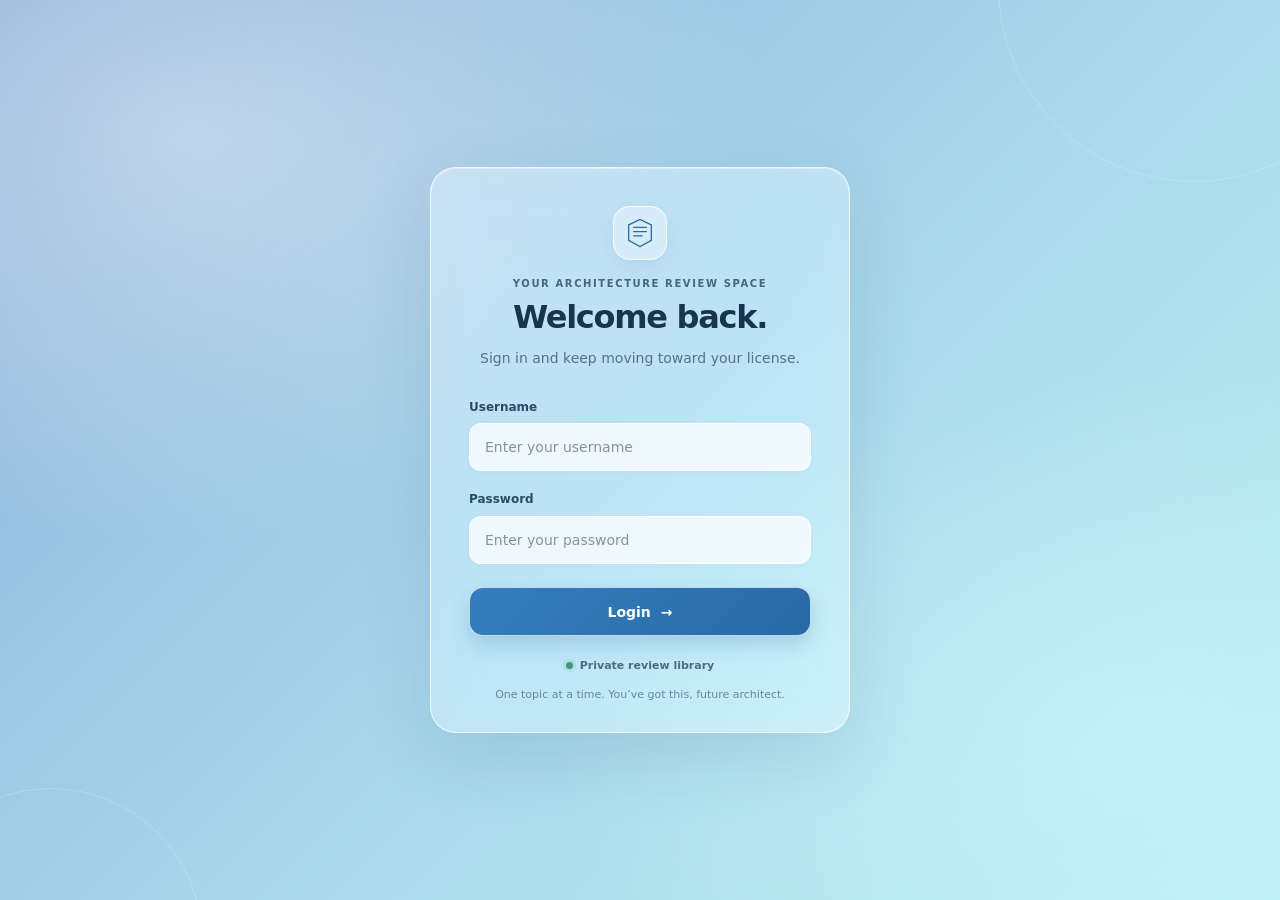
<file: index.html>
<!DOCTYPE html>
<html lang="en">
<head>
  <meta charset="UTF-8">
  <meta name="viewport" content="width=device-width, initial-scale=1.0">
  <meta name="theme-color" content="#9fc8e8">
  <title>DR’s LEA Review Library | Sign in</title>
  <link rel="stylesheet" href="style.css">
</head>
<body>
  <main class="page-shell">
    <section class="login-container" aria-labelledby="page-title">
      <div class="brand-mark" aria-hidden="true">
        <svg viewBox="0 0 48 48" role="presentation">
          <path d="M8 12.5 24 5l16 7.5v22L24 43 8 34.5z" fill="none" stroke="currentColor" stroke-width="1.8"/>
          <path d="M15 16h18M15 22h18M15 28h12" fill="none" stroke="currentColor" stroke-width="1.8" stroke-linecap="round"/>
        </svg>
      </div>

      <p class="eyebrow">YOUR ARCHITECTURE REVIEW SPACE</p>
      <h1 id="page-title">Welcome back.</h1>
      <p class="intro">Sign in and keep moving toward your license.</p>

      <form id="loginForm">
        <label for="username">Username</label>
        <input type="text" id="username" name="username" placeholder="Enter your username" autocomplete="username" required>

        <div class="password-heading">
          <label for="password">Password</label>
        </div>
        <input type="password" id="password" name="password" placeholder="Enter your password" autocomplete="current-password" required>

        <button type="submit">Login <span aria-hidden="true">→</span></button>
      </form>

      <p id="errorMessage" class="error" role="alert" aria-live="polite"></p>
      <p class="access-note"><span class="status-dot"></span> Private review library</p>
      <p class="footer-note">One topic at a time. You’ve got this, future architect.</p>
    </section>

    <section id="successMessage" class="success" aria-live="polite">
      <h1>Welcome in!</h1>
      <p>You have successfully logged in.</p>
    </section>
  </main>
  <script src="script.js"></script>
</body>
</html>
</file>
<file: style.css>
/* DR’s LEA Review Library — refined glassmorphism */
:root {
  color-scheme: light;
  --ink: #19354d;
  --muted: #587187;
  --blue: #2869a6;
  --blue-dark: #205889;
  --line: rgba(255, 255, 255, 0.72);
  --glass: rgba(255, 255, 255, 0.32);
}

* { box-sizing: border-box; }

html, body { min-height: 100%; margin: 0; }

body {
  min-height: 100vh;
  font-family: Inter, ui-sans-serif, system-ui, -apple-system, BlinkMacSystemFont, "Segoe UI", sans-serif;
  color: var(--ink);
  background:
    radial-gradient(ellipse at 15% 15%, rgba(255,255,255,.38), transparent 38%),
    radial-gradient(ellipse at 88% 82%, rgba(207,248,255,.52), transparent 36%),
    linear-gradient(135deg, #8eafd8 0%, #a8d7eb 52%, #baf0f2 100%);
  display: grid;
  place-items: center;
  padding: 28px 18px;
  position: relative;
  overflow-x: hidden;
}

body::before, body::after {
  content: "";
  position: fixed;
  border: 1px solid rgba(255,255,255,.22);
  border-radius: 50%;
  pointer-events: none;
}
body::before { width: 390px; height: 390px; top: -210px; right: -110px; }
body::after { width: 300px; height: 300px; bottom: -190px; left: -100px; }

.page-shell {
  width: 100%;
  display: grid;
  place-items: center;
  position: relative;
  z-index: 1;
}

.login-container {
  width: min(100%, 420px);
  padding: 38px 38px 28px;
  border: 1px solid var(--line);
  border-radius: 26px;
  background: var(--glass);
  -webkit-backdrop-filter: blur(22px) saturate(125%);
  backdrop-filter: blur(22px) saturate(125%);
  box-shadow: 0 24px 70px rgba(35, 75, 111, .14), inset 0 1px 0 rgba(255,255,255,.35);
  animation: rise-in .55s ease both;
}

.brand-mark {
  width: 54px;
  height: 54px;
  margin: 0 auto 18px;
  display: grid;
  place-items: center;
  color: var(--blue);
  border: 1px solid rgba(255,255,255,.8);
  border-radius: 17px;
  background: rgba(255,255,255,.36);
  box-shadow: 0 8px 22px rgba(42, 89, 127, .08);
}
.brand-mark svg { width: 34px; height: 34px; }

.eyebrow {
  margin: 0 0 9px;
  text-align: center;
  color: #416783;
  font-size: 10px;
  font-weight: 750;
  letter-spacing: .16em;
}

h1 {
  margin: 0;
  text-align: center;
  font-size: clamp(27px, 5vw, 32px);
  line-height: 1.2;
  letter-spacing: -.04em;
  font-weight: 750;
}

.intro {
  margin: 11px 0 27px;
  color: var(--muted);
  text-align: center;
  font-size: 14px;
  line-height: 1.55;
}

form { display: grid; gap: 9px; }

label {
  color: #294b66;
  font-size: 12px;
  font-weight: 700;
  margin-top: 4px;
}

input {
  display: block;
  width: 100%;
  min-height: 48px;
  padding: 0 15px;
  border: 1px solid rgba(255,255,255,.8);
  border-radius: 12px;
  outline: none;
  color: #1c3850;
  background: rgba(255,255,255,.76);
  font: inherit;
  font-size: 14px;
  box-shadow: 0 2px 8px rgba(43, 83, 117, .025);
  transition: border-color .2s ease, box-shadow .2s ease, background .2s ease;
}
input::placeholder { color: #8294a3; }
input:focus {
  border-color: rgba(40,105,166,.72);
  background: rgba(255,255,255,.94);
  box-shadow: 0 0 0 4px rgba(40,105,166,.12);
}

.password-heading { margin-top: 8px; }

button {
  width: 100%;
  min-height: 49px;
  margin-top: 14px;
  padding: 0 18px;
  display: flex;
  align-items: center;
  justify-content: center;
  gap: 10px;
  border: 1px solid rgba(255,255,255,.72);
  border-radius: 14px;
  color: #fff;
  background: linear-gradient(135deg, #347fbd, #2869a6);
  box-shadow: 0 9px 20px rgba(36, 96, 149, .2);
  font: inherit;
  font-size: 14px;
  font-weight: 750;
  cursor: pointer;
  transition: transform .18s ease, box-shadow .18s ease, background .18s ease;
}
button:hover {
  background: linear-gradient(135deg, #2e73ae, var(--blue-dark));
  box-shadow: 0 12px 25px rgba(36, 96, 149, .26);
  transform: translateY(-1px);
}
button:active { transform: translateY(0); }
button:focus-visible { outline: 3px solid rgba(40,105,166,.35); outline-offset: 3px; }

.error {
  min-height: 0;
  margin: 10px 0 0;
  color: #a52d3a;
  text-align: center;
  font-size: 13px;
}
.error:empty { display: none; }

.access-note {
  display: flex;
  align-items: center;
  justify-content: center;
  gap: 7px;
  margin: 23px 0 0;
  color: #4b6c82;
  font-size: 11px;
  font-weight: 650;
}
.status-dot {
  width: 7px;
  height: 7px;
  display: inline-block;
  border-radius: 50%;
  background: #3c9c78;
  box-shadow: 0 0 0 3px rgba(60,156,120,.12);
}
.footer-note {
  margin: 15px 0 0;
  color: #6b879b;
  text-align: center;
  font-size: 11px;
  line-height: 1.5;
}

.success {
  display: none;
  width: min(100%, 420px);
  padding: 42px 30px;
  border: 1px solid var(--line);
  border-radius: 26px;
  background: var(--glass);
  -webkit-backdrop-filter: blur(22px);
  backdrop-filter: blur(22px);
  box-shadow: 0 24px 70px rgba(35,75,111,.14);
  text-align: center;
}
.success p { color: var(--muted); }

@keyframes rise-in {
  from { opacity: 0; transform: translateY(10px); }
  to { opacity: 1; transform: translateY(0); }
}

@media (max-width: 480px) {
  body { padding: 18px 14px; }
  .login-container { padding: 30px 23px 23px; border-radius: 22px; }
  .brand-mark { width: 49px; height: 49px; margin-bottom: 16px; }
  .intro { margin-bottom: 23px; }
}

@media (prefers-reduced-motion: reduce) {
  *, *::before, *::after { animation: none !important; transition: none !important; }
}
</file>
